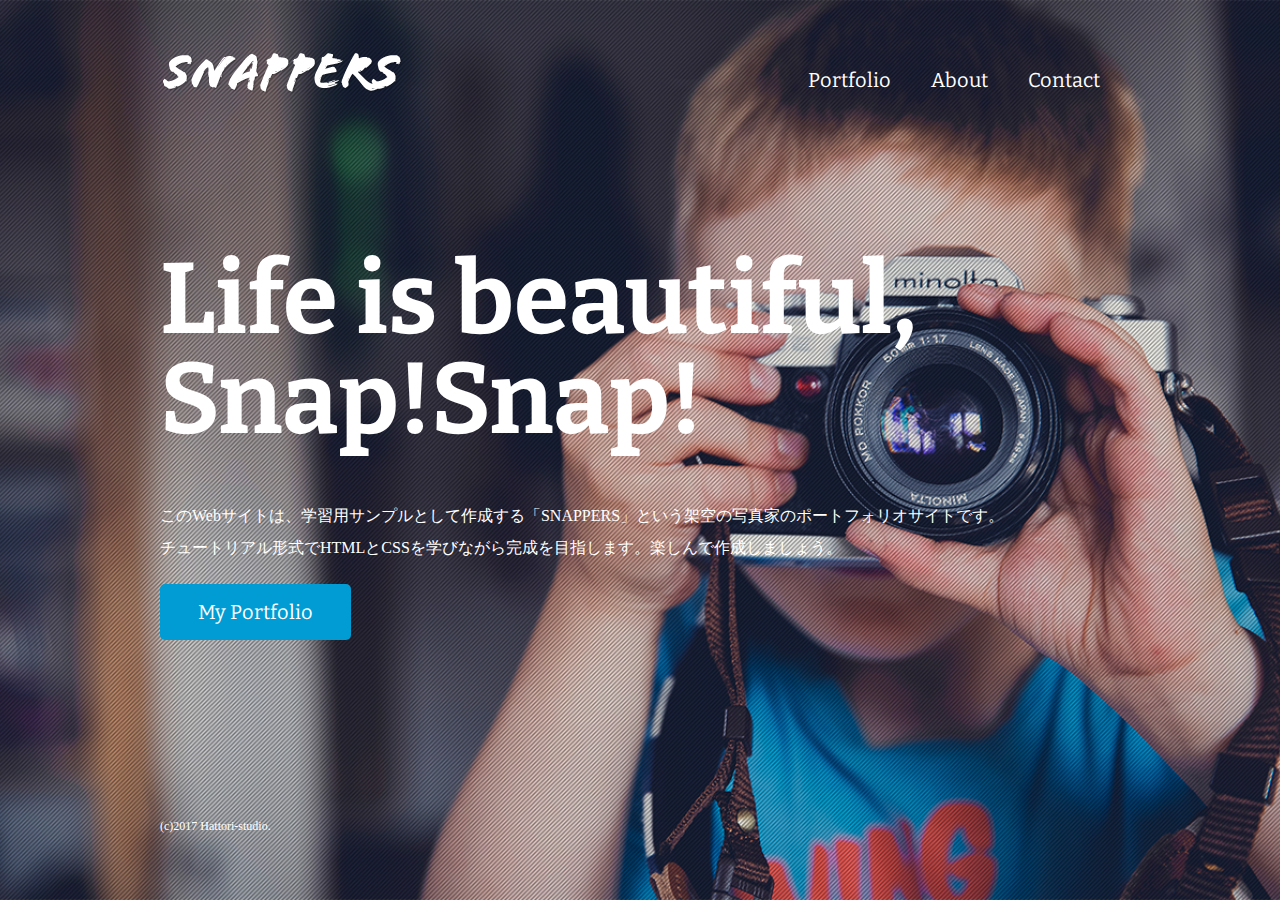
<file: index.html>
<!DOCTYPE html>
<html>
<head>
<meta charset="UTF-8">
<title>風景写真家「SNAPPERS」Official Website</title>
<link href="https://fonts.googleapis.com/css2?family=Bitter:wght@400;700&display=swap" rel="stylesheet">
<link href="css/style.css" rel="stylesheet">
<link rel="shortcut icon" href="images/favicon_100-100.png">
</head>
  <body id="index">
    <header>
      <div class="logo">
        <a href="index.html">
          <img src="images/logo.png" alt="SNAPPERS">
        </a>
      </div>
      <nav>
        <ul class="global-nav">
          <li><a href="portfolio.html">Portfolio</a></li>
          <li><a href="about.html">About</a></li>
          <li><a href="contact.html">Contact</a></li>
        </ul>    
      </nav>
    </header>
    <div id="wrap">
      <div class="content">
        <h1>Life is beautiful, Snap!Snap!</h1>
        <p>このWebサイトは、学習用サンプルとして作成する「SNAPPERS」という架空の写真家のポートフォリオサイトです。<br>チュートリアル形式でHTMLとCSSを学びながら完成を目指します。楽しんで作成しましょう。</p>
        <p class="btn"><a href="portfolio.html">My Portfolio</a></p>
      </div>
    </div>
    <footer>
      <small>(c)2017 Hattori-studio.</small>
    </footer>
  </body>
</html>
</file>
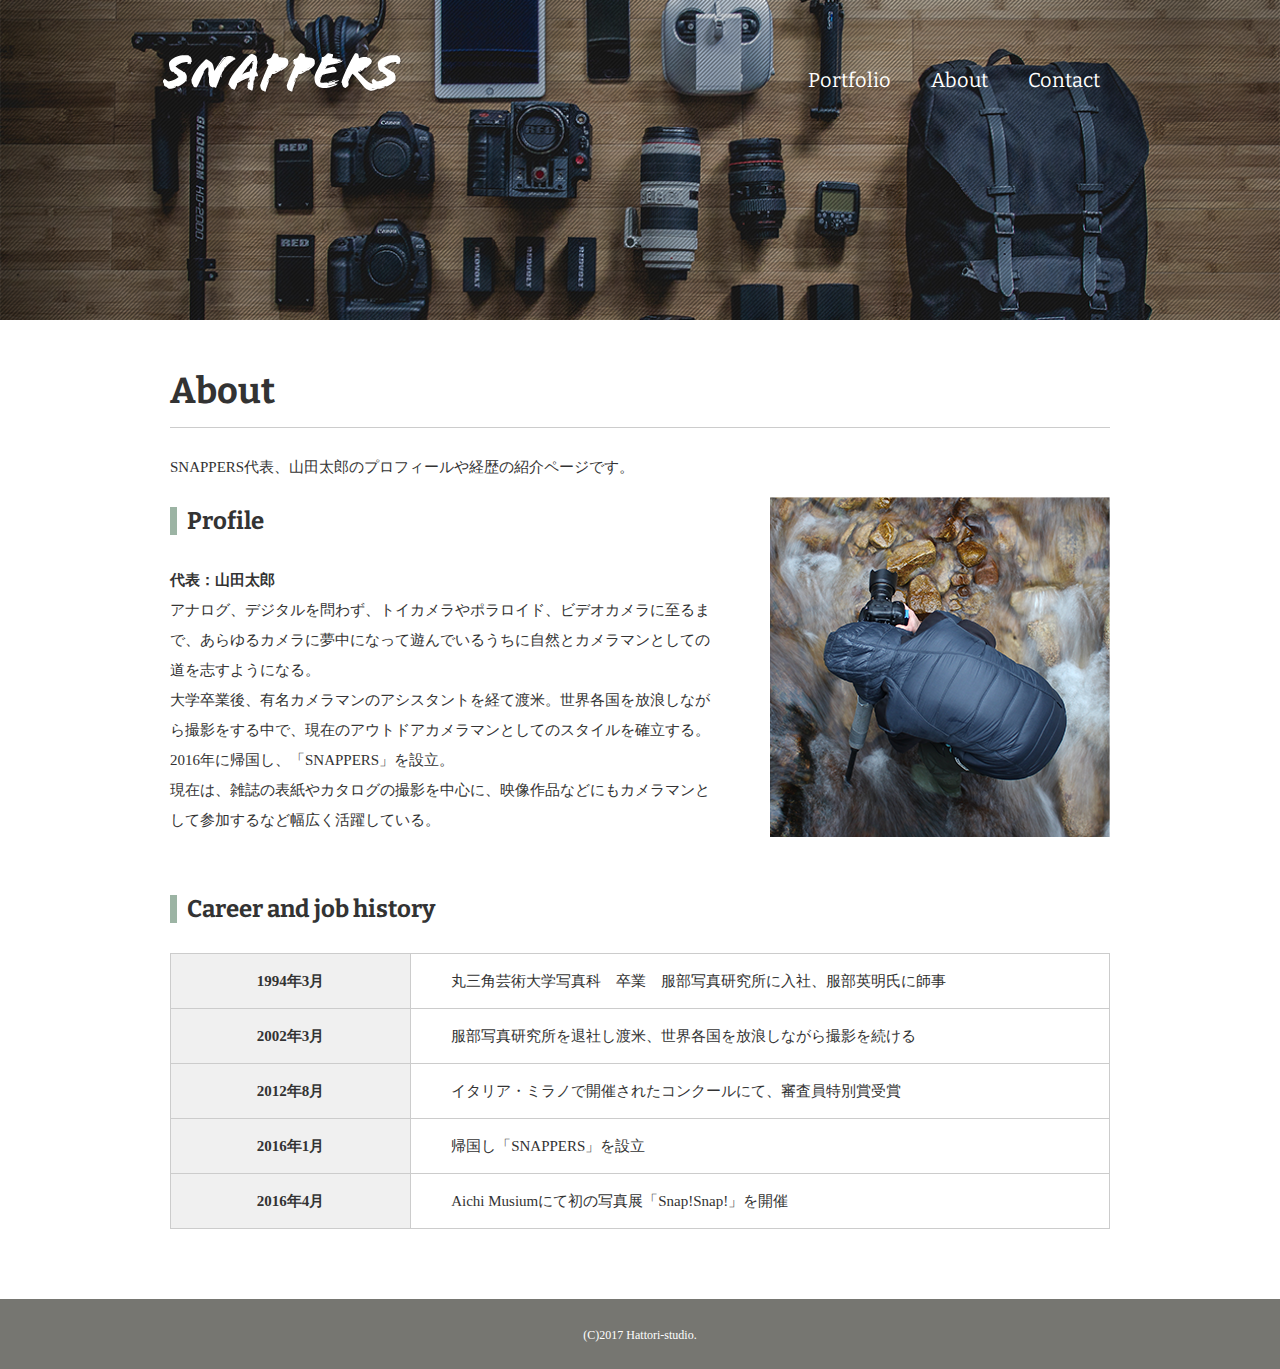
<file: about.html>
<!DOCTYPE html>
<html>
<head>
<meta charset="UTF-8">
<title>About|風景写真家「SNAPPERS」</title>
<link href="https://fonts.googleapis.com/css?family=Bitter:400,700" rel="stylesheet">
<link href="css/style.css" rel="stylesheet">
</head>
<body id="about">
  
  <!-- header始まり -->
  <header>
    <div class="logo">
      <a href="index.html"><img src="images/logo.png" alt="SNAPPERS"></a>
    </div>
    <nav>
      <ul class="global-nav">
        <li><a href="portfolio.html">Portfolio</a></li>
        <li><a href="about.html">About</a></li>
        <li><a href="contact.html">Contact</a></li>
      </ul>
    </nav>
  </header>
  <!-- header終わり -->
  
  <!-- wrap始まり -->
  <div id="wrap">
    <div class="content">
      <div class="main-center">
        <h1>About</h1>
        <p>SNAPPERS代表、山田太郎のプロフィールや経歴の紹介ページです。</p>
        <section class="profile clearfix">
          <div class="profile-txt">
            <h2 class="icon">Profile</h2>
            <p><span>代表：山田太郎</span><br>アナログ、デジタルを問わず、トイカメラやポラロイド、ビデオカメラに至るまで、あらゆるカメラに夢中になって遊んでいるうちに自然とカメラマンとしての道を志すようになる。<br>大学卒業後、有名カメラマンのアシスタントを経て渡米。世界各国を放浪しながら撮影をする中で、現在のアウトドアカメラマンとしてのスタイルを確立する。2016年に帰国し、「SNAPPERS」を設立。<br>現在は、雑誌の表紙やカタログの撮影を中心に、映像作品などにもカメラマンとして参加するなど幅広く活躍している。</p>
          </div>
          <img src="images/about-profile.png" alt="山田太郎プロフィール画像" class="profile-image">
        </section>
        <section class="career">
          <h2 class="icon">Career and job history</h2>
          <table>
            <tr>
              <th>1994年3月</th>
              <td>丸三角芸術大学写真科　卒業　服部写真研究所に入社、服部英明氏に師事</td>
            </tr>
            <tr>
              <th>2002年3月</th>
              <td>服部写真研究所を退社し渡米、世界各国を放浪しながら撮影を続ける</td>
            </tr>
            <tr>
              <th>2012年8月</th>
              <td>イタリア・ミラノで開催されたコンクールにて、審査員特別賞受賞</td>
            </tr>
            <tr>
              <th>2016年1月</th>
              <td>帰国し「SNAPPERS」を設立</td>
            </tr>
            <tr>
              <th>2016年4月</th>
              <td>Aichi Musiumにて初の写真展「Snap!Snap!」を開催</td>
            </tr>
          </table>
        </section>
      </div>
    </div>
  </div>
  <!-- wrap終わり -->
  
  <!-- footer始まり -->
  <footer>
    <small>(C)2017 Hattori-studio.</small>
  </footer>
  <!-- footer終わり -->
  
</body>
</html>
</file>
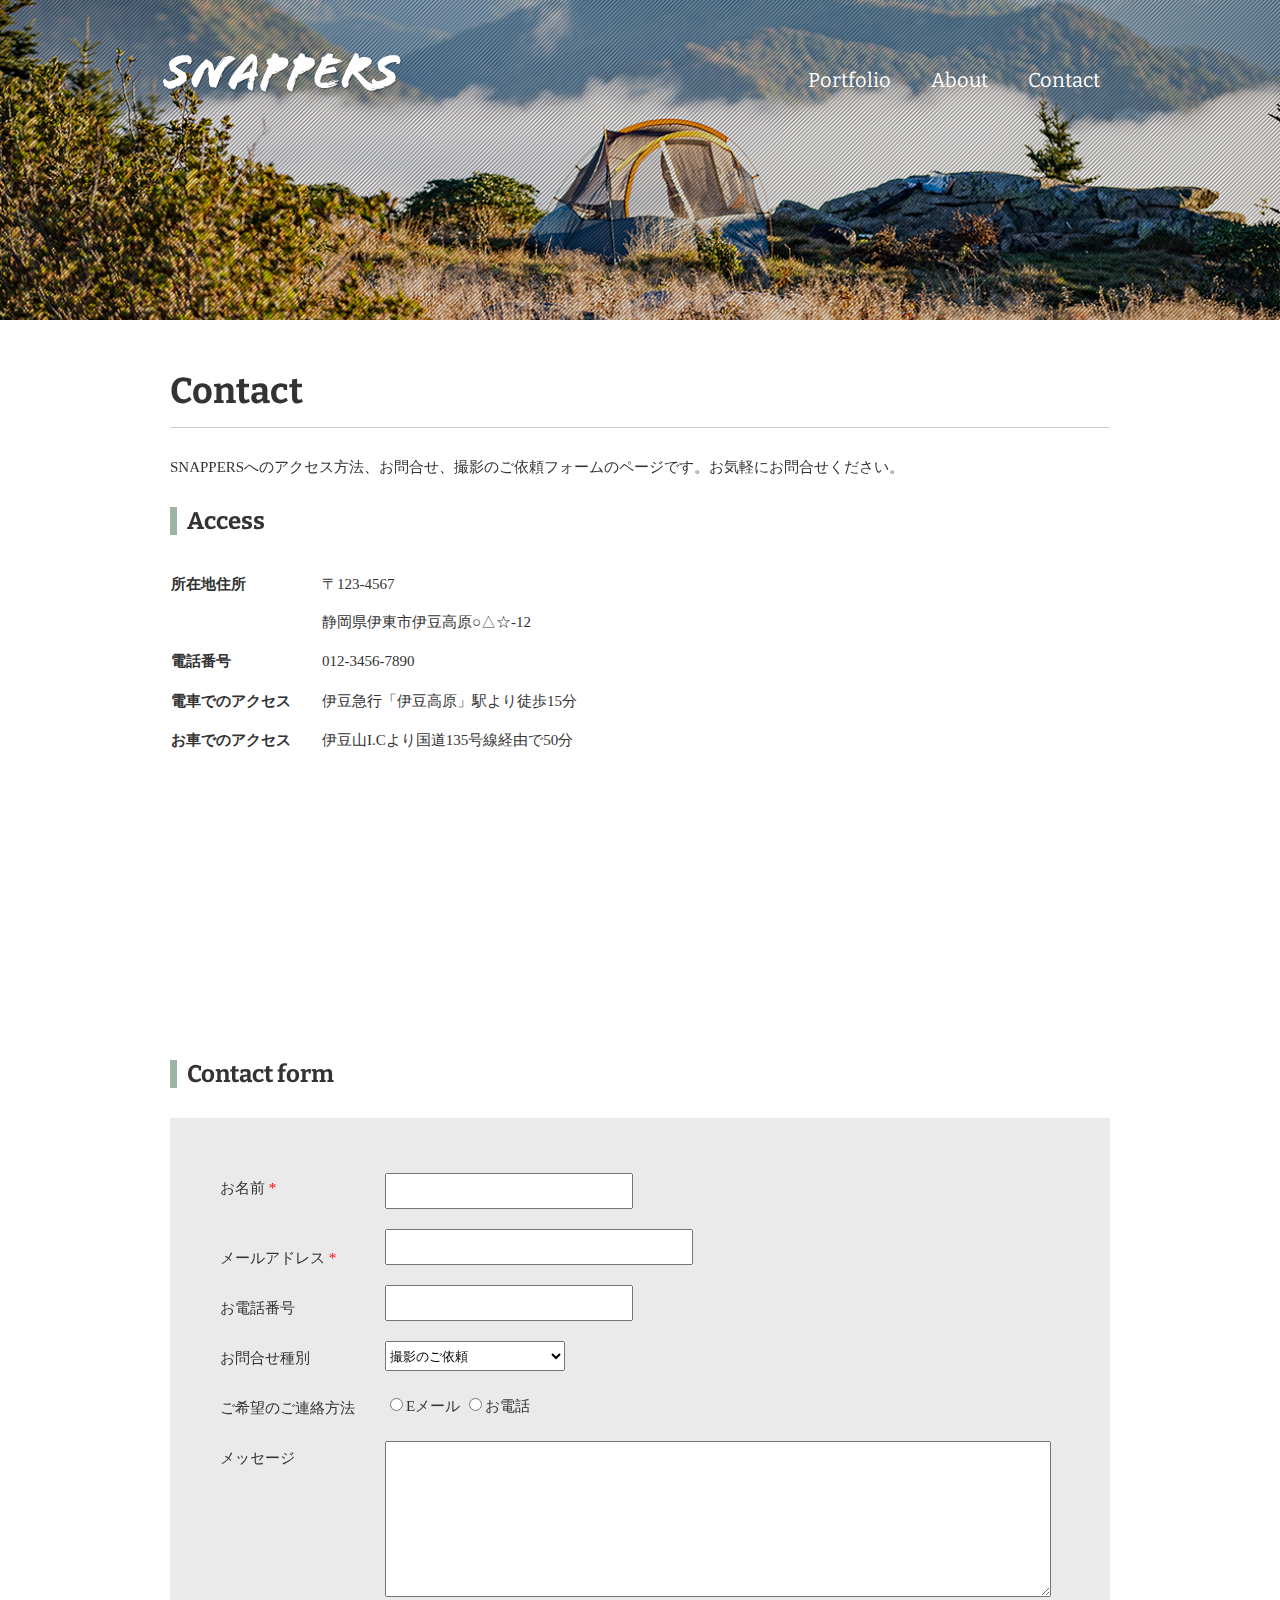
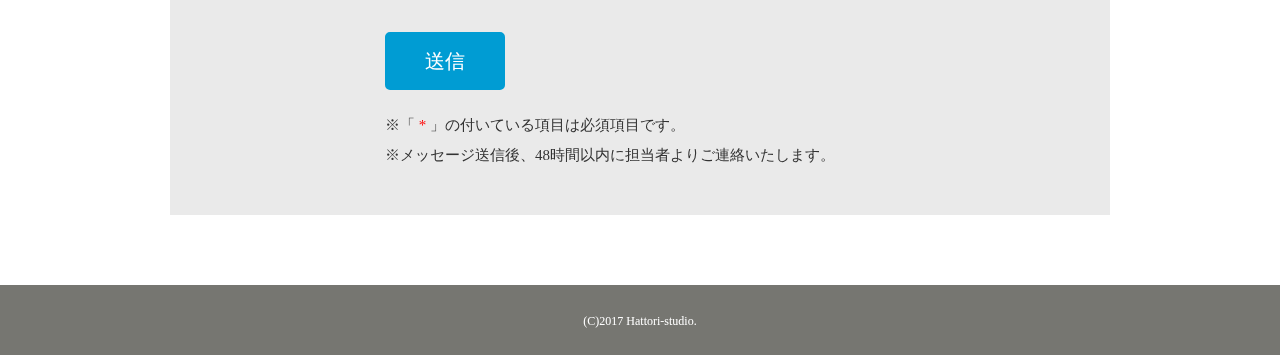
<file: contact.html>
<!DOCTYPE html>
<html>
<head>
<meta charset="UTF-8">
<title>Contact | 風景写真家「SNAPPERS」</title>
<link href="https://fonts.googleapis.com/css?family=Bitter:400,700" rel="stylesheet">
<link href="css/style.css" rel="stylesheet">
</head>
<body id="contact">
  
  <!-- header始まり -->
  <header>
    <div class="logo">
      <a href="index.html"><img src="images/logo.png" alt="SNAPPERS"></a>
    </div>
    <nav>
      <ul class="global-nav">
        <li><a href="portfolio.html">Portfolio</a></li>
        <li><a href="about.html">About</a></li>
        <li><a href="contact.html">Contact</a></li>
      </ul>
    </nav>
  </header>
  <!-- header終わり -->
  
  <!-- wrap始まり -->
  <div id="wrap">
    <div class="content">
      <div class="main-center">
        <h1>Contact</h1>
        <p>SNAPPERSへのアクセス方法、お問合せ、撮影のご依頼フォームのページです。お気軽にお問合せください。</p>
        <section class="access clearfix">
          <h2 class="icon">Access</h2>
          <table>
            <tr>
              <th>所在地住所</th>
              <td>〒123-4567 <br>静岡県伊東市伊豆高原○△☆-12</td>
            </tr>
            <tr>
              <th>電話番号</th>
              <td>012-3456-7890</td>
            </tr>
            <tr>
              <th>電車でのアクセス</th>
              <td>伊豆急行「伊豆高原」駅より徒歩15分</td>
            </tr>
            <tr>
              <th>お車でのアクセス</th>
              <td>伊豆山I.Cより国道135号線経由で50分</td>
            </tr>
          </table>
          <iframe src="https://www.google.com/maps/embed?pb=!1m18!1m12!1m3!1d104726.60871666356!2d139.0487912132322!3d34.888715173619!2m3!1f0!2f0!3f0!3m2!1i1024!2i768!4f13.1!3m3!1m2!1s0x6019dcd319ce2d9f%3A0xbc111be9ad0e0569!2z5LyK6LGG6auY5Y6f!5e0!3m2!1sja!2sjp!4v1639553697579!5m2!1sja!2sjp" width="600" height="450" style="border:0;" allowfullscreen="" loading="lazy"></iframe>
        </section>
        <section>
          <h2 class="icon">Contact form</h2>
          <div class="form">
            <form>
              <dl>
                <dt><span class="required">お名前</span><dt>
                <dd><input type="text" name="name" class="name" required></dd>
                <dt><span class="required">メールアドレス</span></dt>
                <dd><input type="email" name="email" class="email" required></dd>
                <dt>お電話番号</dt>
                <dd><input type="tel" name="tel" class="tel"></dd>
                <dt>お問合せ種別</dt>
                <dd>
                  <select name="type" class="type">
                    <option value="撮影のご依頼">撮影のご依頼</option>
                    <option value="講演・各種メディアの出演のご依頼">講演・各種メディア出演のご依頼</option>
                    <option value="その他お問合せ">その他お問合せ</option>
                  </select>
                </dd>
                <dt>ご希望のご連絡方法</dt>
                <dd>
                  <input type="radio" name="contact" value="Eメール">Eメール
                  <input type="radio" name="contact" value="お電話">お電話
                </dd>
                <dt>メッセージ</dt>
                <dd><textarea name="message" class="message"></textarea></dd>
              </dl>
              <button type="submit" class="btn">送信</button>
            </form>
            <div class="attention">
              <p>※「<span class="required"></span>」の付いている項目は必須項目です。 <br> ※メッセージ送信後、48時間以内に担当者よりご連絡いたします。</p>
            </div>
          </div>
        </section>
      </div>
    </div>
  </div>
  <!-- wrap終わり -->
  
  <!-- footer始まり -->
  <footer>
    <small>(C)2017 Hattori-studio.</small>
  </footer>
  <!-- footer終わり -->
  
</body>
</html>
</file>
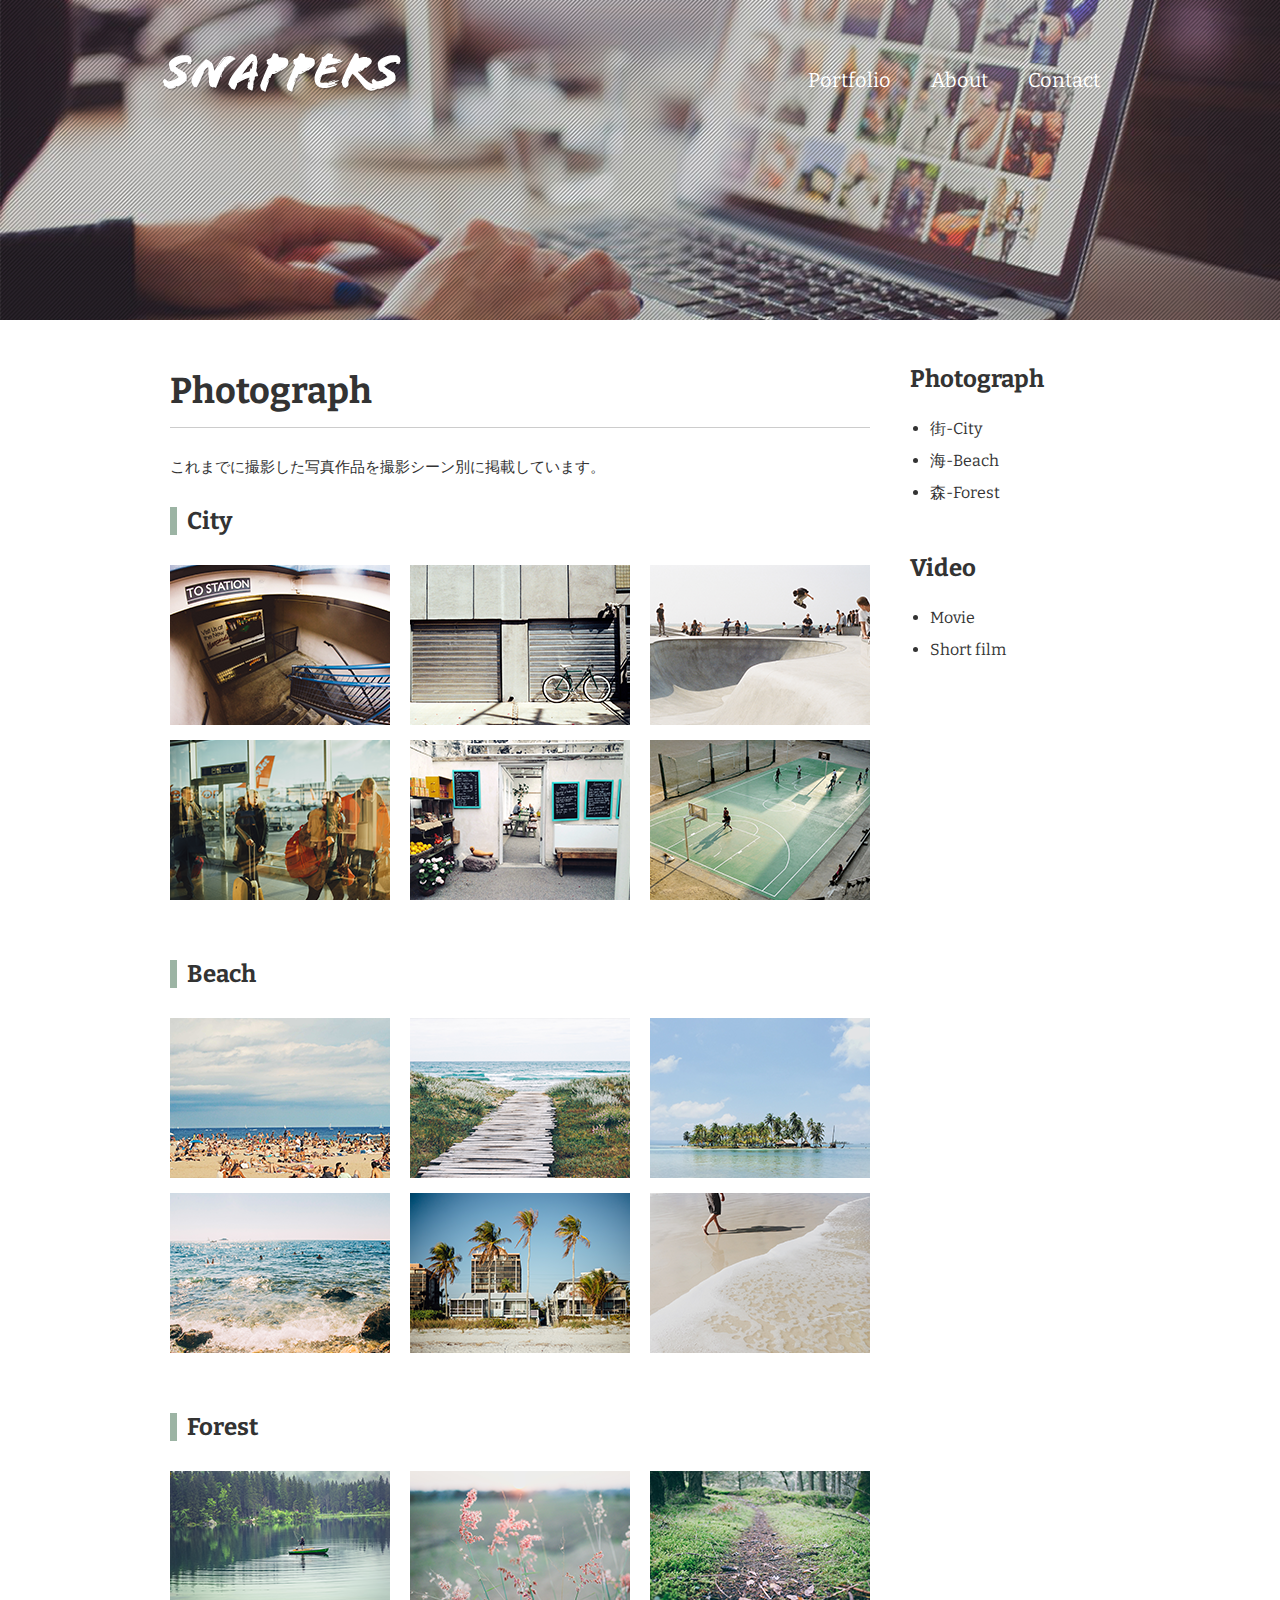
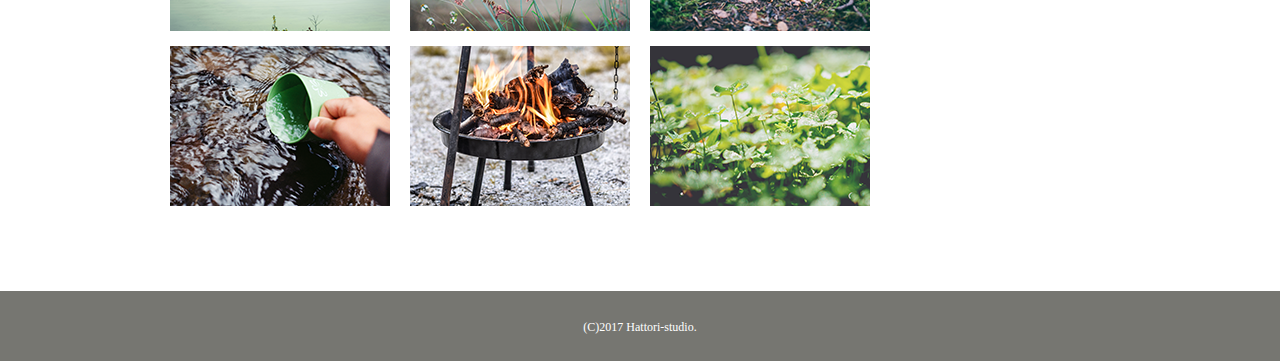
<file: photograph.html>
<!DOCTYPE html>
<html>
<head>
<meta charset="UTF-8">
<title>Photograph | 風景写真家「SNAPPERS」</title>
<link href="https://fonts.googleapis.com/css?family=Bitter:400,700" rel="stylesheet">
<link href="css/style.css" rel="stylesheet">
</head>
<body id="photograph">
  
  <!-- header始まり -->
  <header>
    <div class="logo">
      <a href="index.html"><img src="images/logo.png" alt="SNAPPERS"></a>
    </div>
    <nav>
      <ul class="global-nav">
        <li><a href="portfolio.html">Portfolio</a></li>
        <li><a href="about.html">About</a></li>
        <li><a href="contact.html">Contact</a></li>
      </ul>
    </nav>
  </header>
  <!-- header終わり -->
  
  <!-- wrap始まり -->
  <div id="wrap" class="clearfix">
    <div class="content">
      <div class="main">
        <h1>Photograph</h1>
        <p>これまでに撮影した写真作品を撮影シーン別に掲載しています。</p>
        <section id="city">
          <h2 class="icon">City</h2>
          <ul class="clearfix photograph-list">
            <li><img src="images/photograph-city-01.png" alt="駅への階段"></li>
            <li><img src="images/photograph-city-02.png" alt="自転車とシャッター"></li>
            <li><img src="images/photograph-city-03.png" alt="スケートパーク"></li>
            <li><img src="images/photograph-city-04.png" alt="エアポート"></li>
            <li><img src="images/photograph-city-05.png" alt="雑貨を扱う店舗"></li>
            <li><img src="images/photograph-city-06.png" alt="ストリートバスケ"></li>
          </ul>
        </section>
        <section id="beach">
          <h2 class="icon">Beach</h2>
          <ul class="clearfix photograph-list">
            <li><img src="images/photograph-beach-01.png" alt="海水浴場"></li>
            <li><img src="images/photograph-beach-02.png" alt="ビーチへ続く道"></li>
            <li><img src="images/photograph-beach-03.png" alt="離れ小島"></li>
            <li><img src="images/photograph-beach-04.png" alt="岩場と波"></li>
            <li><img src="images/photograph-beach-05.png" alt="ヤシの木"></li>
            <li><img src="images/photograph-beach-06.png" alt="波打ち際"></li>
          </ul>
        </section>
        <section id="forest">
          <h2 class="icon">Forest</h2>
          <ul class="clearfix photograph-list">
            <li><img src="images/photograph-forest-01.png" alt="池と小舟"></li>
            <li><img src="images/photograph-forest-02.png" alt="可憐な花"></li>
            <li><img src="images/photograph-forest-03.png" alt="森の小径"></li>
            <li><img src="images/photograph-forest-04.png" alt="清流をカップで掬う"></li>
            <li><img src="images/photograph-forest-05.png" alt="焚き火台"></li>
            <li><img src="images/photograph-forest-06.png" alt="新芽と若葉"></li>
          </ul>
        </section>
      </div>
      <aside class="sidebar">
        <section>
          <h2>Photograph</h2>
          <ul>
            <li><a href="photograph.html#city">街-City</a></li>
            <li><a href="photograph.html#beach">海-Beach</a></li>
            <li><a href="photograph.html#forest">森-Forest</a></li>
          </ul>
        </section>
        <section>
          <h2>Video</h2>
          <ul>
            <li><a href="video.html#movie">Movie</a></li>
            <li><a href="video.html#short-film">Short film</a></li>
          </ul>
        </section>
      </aside>
    </div>
  </div>
  <!-- wrap終わり -->
  
  <!-- footer始まり -->
  <footer>
    <small>(C)2017 Hattori-studio.</small>
  </footer>
  <!-- footer終わり -->
  
</body>
</html>
</file>
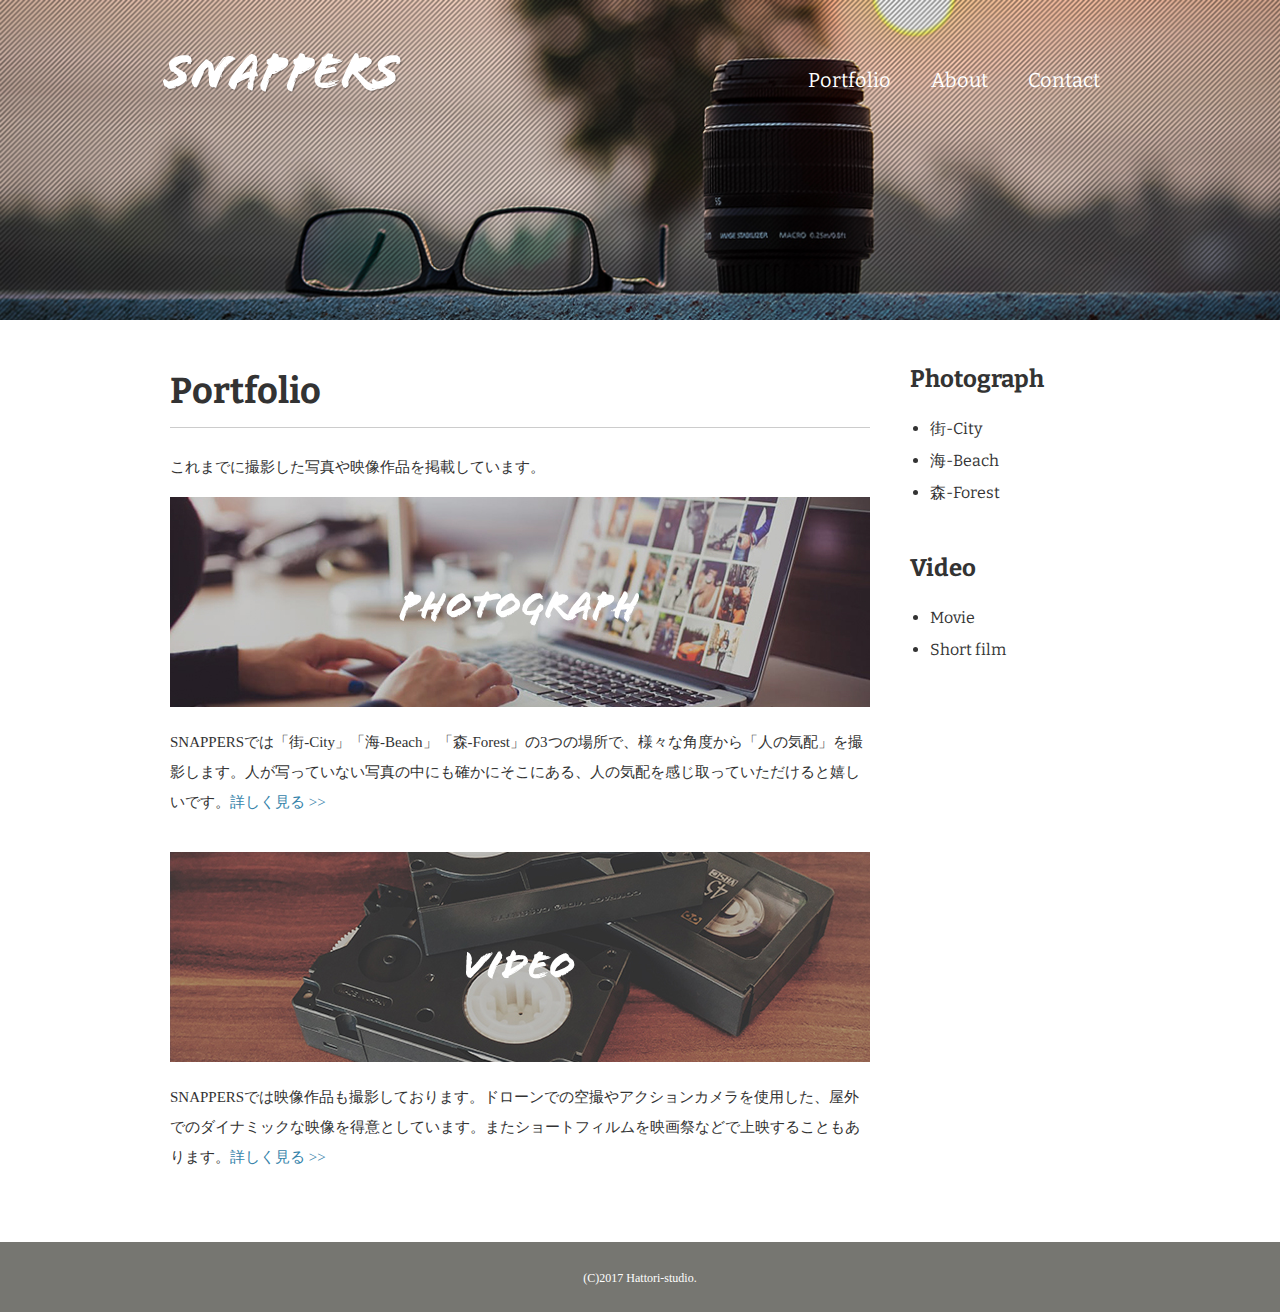
<file: portfolio.html>
<!DOCTYPE html>
<html>
<head>
<meta charset="UTF-8">
<meta name="viewport" content="width=device-width,initial-scale=1">
<title>Portfolio | 風景写真家「SNAPPERS」</title>
<link href="https://fonts.googleapis.com/css?family=Bitter:400,700" rel="stylesheet">
<link href="css/style.css" rel="stylesheet">
</head>
<body id="portfolio">
  
  <!-- header始まり -->
  <header>
    <div class="logo">
      <a href="index.html"><img src="images/logo.png" alt="SNAPPERS"></a>
    </div>
    <nav>
      <ul class="global-nav">
        <li><a href="portfolio.html">Portfolio</a></li>
        <li><a href="about.html">About</a></li>
        <li><a href="contact.html">Contact</a></li>
      </ul>
    </nav>
  </header>
  <!-- header終わり -->
  
  <!-- wrap始まり -->
  <div id="wrap" class="clearfix">
    <div class="content">
      <div class="main">
        <h1>Portfolio</h1>
        <p>これまでに撮影した写真や映像作品を掲載しています。</p>
        <section>
          <h2><a href="photograph.html"><img src="images/portfolio-photo.jpg" alt="PHOTOGRAPH"></a></h2>
          <p>SNAPPERSでは「街-City」「海-Beach」「森-Forest」の3つの場所で、様々な角度から「人の気配」を撮影します。人が写っていない写真の中にも確かにそこにある、人の気配を感じ取っていただけると嬉しいです。<a href="photograph.html">詳しく見る >></a></p>
        </section>
        <section>
          <h2><a href="video.html"><img src="images/portfolio-video.jpg" alt="VIDEO"></a></h2>
          <p>SNAPPERSでは映像作品も撮影しております。ドローンでの空撮やアクションカメラを使用した、屋外でのダイナミックな映像を得意としています。またショートフィルムを映画祭などで上映することもあります。<a href="video.html">詳しく見る >></a></p>
        </section>
      </div>
      <aside class="sidebar">
        <section>
          <h2>Photograph</h2>
          <ul>
            <li><a href="photograph.html#city">街-City</a></li>
            <li><a href="photograph.html#beach">海-Beach</a></li>
            <li><a href="photograph.html#forest">森-Forest</a></li>
          </ul>
        </section>
        <section>
          <h2>Video</h2>
          <ul>
            <li><a href="video.html#movie">Movie</a></li>
            <li><a href="video.html#short-film">Short film</a></li>
          </ul>
        </section>
      </aside>
    </div>
  </div>
  <!-- wrap終わり -->
  
  <!-- footer始まり -->
  <footer>
    <small>(C)2017 Hattori-studio.</small>
  </footer>
  <!-- footer終わり -->
  
</body>
</html>
</file>
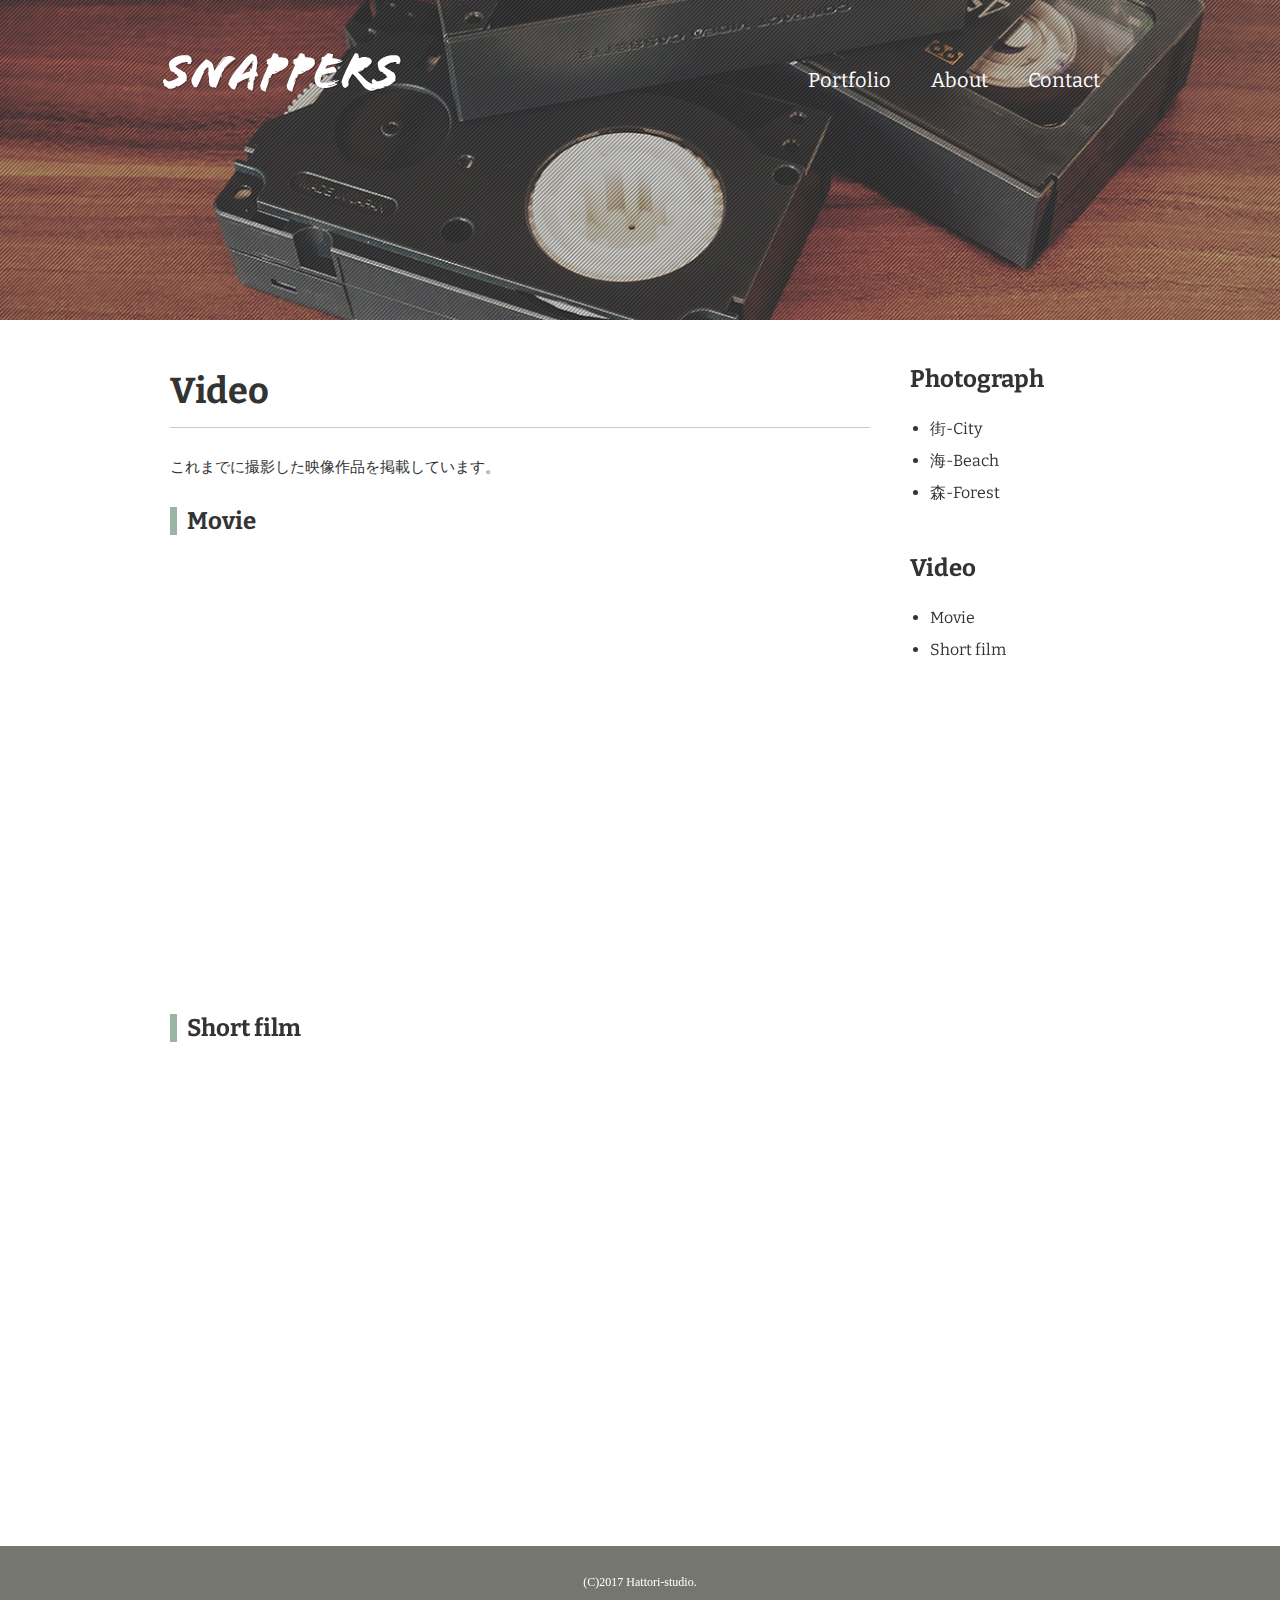
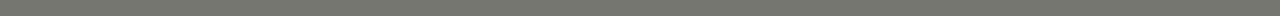
<file: video.html>
<!DOCTYPE html>
<html>
<head>
<meta charset="UTF-8">
<title>Video｜風景写真家「SNAPPERS」</title>
<link href="https://fonts.googleapis.com/css?family=Bitter:400,700" rel="stylesheet">
<link href="css/style.css" rel="stylesheet">
</head>
<body id="video">
  
  <!-- header始まり -->
  <header>
    <div class="logo">
      <a href="index.html"><img src="images/logo.png" alt="SNAPPERS"></a>
    </div>
    <nav>
      <ul class="global-nav">
        <li><a href="portfolio.html">Portfolio</a></li>
        <li><a href="about.html">About</a></li>
        <li><a href="contact.html">Contact</a></li>
      </ul>
    </nav>
  </header>
  <!-- header終わり -->
  
  <!-- wrap始まり -->
  <div id="wrap" class="clearfix">
    <div class="content">
      <div class="main">
        <h1>Video</h1>
        <p>これまでに撮影した映像作品を掲載しています。</p>
        <section id="movie">
          <h2 class="icon">Movie</h2>
          <iframe width="700" height="394" src="https://www.youtube.com/embed/gyN0sWE50wY" title="YouTube video player" frameborder="0" allow="accelerometer; autoplay; clipboard-write; encrypted-media; gyroscope; picture-in-picture" allowfullscreen></iframe>
        </section>
				<section id="short-film">
          <h2 class="icon">Short film</h2>
          <iframe width="700" height="394" src="https://www.youtube.com/embed/64eIdY9GQN4" title="YouTube video player" frameborder="0" allow="accelerometer; autoplay; clipboard-write; encrypted-media; gyroscope; picture-in-picture" allowfullscreen></iframe>          
        </section>
      </div>
      <aside class="sidebar">
        <section>
          <h2>Photograph</h2>
          <ul>
            <li><a href="photograph.html#city">街-City</a></li>
            <li><a href="photograph.html#beach">海-Beach</a></li>
            <li><a href="photograph.html#forest">森-Forest</a></li>
          </ul>
        </section>
        <section>
          <h2>Video</h2>
          <ul>
            <li><a href="video.html#movie">Movie</a></li>
            <li><a href="video.html#short">Short film</a></li>
          </ul>
        </section>
      </aside>
    </div>
  </div>
  <!-- wrap終わり -->
  
  <!-- footer始まり -->
  <footer>
    <small>(C)2017 Hattori-studio.</small>
  </footer>
  <!-- footer終わり -->
  
</body>
</html>
</file>
<file: css/style.css>
@charset "utf-8";

html {
  font-size: 62.5%;
}

body {
  margin: 0;
  padding: 0;
  background-color: #ccc;
  color: #333;
  font-size: 1.5rem;
  line-height: 2;
}

p,h1,h2,h3,h4,h5,h6 {
  margin-top: 0;
}

img {
  vertical-align: bottom;
}

ul {
  margin: 0;
  padding: 0;
}

a {
  color: #3583aa;
  text-decoration: none;
}

a:visited {
  color: #788d98;
}

a:hover {
  text-decoration: underline;
}

header {
  width: 96rem;
  height: 10rem;
  margin: 0 auto; 
}

.logo {
  float: left;
  margin-top: 5rem;
}

.global-nav {
  float: right;
  margin-top: 6rem;
}

.global-nav li {
  float: left;
  margin: 0 2rem;
  font-size: 2rem;
  list-style: none;
  font-family: 'Bitter', serif;
}

.global-nav li a {
  color: #fff;
}

.global-nav li a:hover {
  border-bottom: .2rem solid #fff;
  padding-bottom: 0.3rem;
  text-decoration: none;
}

#wrap {
  clear: both;
  background-color: #fff;
  margin-top: 22rem;
  padding: 3.5rem 0;
}

.content {
  width: 96rem;
  margin: 0 auto;
}

footer {
  text-align: center;
  color: #fff;
  padding: 2rem 0;
  background-color: #767671;
}

footer small {
  font-size: 1.2rem;
}

#index h1 {
  font-size: 10rem;
  line-height: 1;
  color: #fff;
  font-family: 'Bitter', serif;
  margin-bottom: 5rem;
  border: none;
}

#index .content {
  margin-top: 15rem;
}

#index p {
  font-size: 1.6rem;
  color: #fff;
}

.btn a {
  background-color: #009cd3;
  color: #fff;
  font-size: 2rem;
  font-family: 'Bitter', serif;
  width: 18.5rem;
  display: block;
  text-align: center;
  line-height: 5rem;
  margin-top: 2rem;
  border-radius: .5rem;
  border: .3rem solid #009cd3;
}

.btn a:hover {
  text-decoration: none;
  background-color: #fff;
  color: #009cd3;
}

#index footer {
  width: 96rem;
  margin: 15rem auto 0 auto;
  text-align: left;
  background-color: transparent;
}

#index {
  background-image: url(../images/bg-index.jpg);
  background-repeat: no-repeat;
  background-position: center center;
  background-attachment: fixed;
  background-size: cover;
}

#about {
  background-image: url(../images/bg-about.jpg);
  background-repeat: no-repeat;
  background-position: center top;
  background-attachment: fixed;
  background-size: 100% auto;
}

.main-center {
  width: 94rem;
  margin: 0 auto;
}

h1 {
  font-family: 'Bitter', serif;
  font-size: 3.6rem;
  border-bottom: 1px solid #ccc;
}

h2 {
  font-family: 'Bitter', serif;
  font-size: 2.4rem;
}

.icon:before {
  content: "";
  padding-right: 1rem;
  border-left: 0.7rem solid #9cb4a4;
}

#about .profile-txt {
  width: 54rem;
  float: left;
}

#about .profile-txt span {
  font-weight: bold;
}

#about .profile-image {
  float: right;
}

.clearfix:after {
  content: "";
  display: block;
  clear: both;
}

section {
  margin-bottom: 3.5rem;
}

#about .career th {
  width: 24rem;
  background-color: #f0f0f0;
  padding: 1.2rem 0;
  border: .1rem solid #ccc;
}

#about .career td {
  width: 66rem;
  padding: 1.2rem 0 1.2rem 4rem;
  border: .1rem solid #ccc;
} 

table {
  border-spacing: 0;
  border-collapse: collapse;
}

#index #wrap {
  background-color: transparent;
  margin-top: 0;
  padding: 0;
}

#portfolio {
  background-image: url(../images/bg-portfolio.jpg);
  background-repeat: no-repeat;
  background-position: center top;
  background-attachment: fixed;
  background-size: 100% auto;
}

.main {
  width: 70rem;
  margin: 0 1rem;
  float: left;
}

.sidebar {
  width: 20rem;
  margin: 0 1rem 0 3rem;
  float: right;
  font-family: 'Bitter', serif;
}

.sidebar h2 {
  margin-bottom: 1rem;
}

.sidebar ul {
  font-size: 1.6rem;
  margin-left: 2rem;
}

.sidebar ul a {
  color: #333;
}

a img:hover {
  opacity: 0.8;
}

#photograph {
  background-image: url(../images/bg-photograph.jpg);
  background-repeat: no-repeat;
  background-position: center top;
  background-attachment: fixed;
  background-size: 100% auto;
}

#photograph .photograph-list li {
  float: left;
  list-style: none;
  margin: 0 2rem 1.5rem 0;
}

#photograph .photograph-list li:nth-child(3n) {
  margin-right: 0;
} 

#video {
  background-image: url(../images/bg-video.jpg);
  background-repeat: no-repeat;
  background-position: center top;
  background-attachment: fixed;
  background-size: 100% auto;
}

#contact {
  background-image: url(../images/bg-contact.jpg);
  background-repeat: no-repeat;
  background-position: center top;
  background-attachment: fixed;
  background-size: 100% auto;
}

#contact .access table {
  float: left;
}

#contact .access th,
#contact .access td {
  text-align: left;
  vertical-align: top;
  line-height: 2.5;
}

#contact .access td {
  padding-left: 3rem;
}

#contact .access iframe {
  width: 46rem;
  float: right;
}

#contact .form {
  background-color: #eaeaea;
  padding: 3rem 5rem;
}

#contact .form dl dt {
  width: 16.5rem;
  padding: 1rem 0;
  float: left;
  clear: both;
}

#contact .form dl dd {
  padding: 1rem 0;
}

#contact .form .name {
  width: 24rem;
  height: 3rem;
}

#contact .form .email {
  width: 30rem;
  height: 3rem;
}

#contact .form .tel {
  width: 24rem;
  height: 3rem;
}

#contact .form .type {
  width: 18rem;
  height: 3rem;
}

#contact .form .message {
  width: 66rem;
  height: 15rem;
}

#contact .form button {
  background-color: #009cd3;
  color: #fff;
  font-size: 2rem;
  width: 12rem;
  display: block;
  text-align: center;
  line-height: 5rem;
  border-radius: .5rem;
  border: .3rem solid #009cd3;
  margin-left: 16.5rem;
}

#contact .form button:hover {
  background-color: #fff;
  color: #009cd3;
  cursor: pointer;
}

#contact .form .required:after {
  content: " * ";
  color: #f00;
}

#contact .form .attention {
  margin: 2rem 0 0 16.5rem;
}

@media screen and (max-width:60rem) {
  body {
    font-size: 3.5vw;
  }
  h1 {
    font-size: 7.2vw;
  }
  h2 {
    font-size: 6vw;
  }
  header {
    width: auto;
    margin: 0 5%;
  }
  .logo {
    float: none;
    margin-top: 6rem;
    text-align: center;
  }
  .global-nav {
    float: none;
    margin-top: 4rem;
    text-align: center;
  }
  .global-nav li {
    display: inline;
    float: none;
    margin: 0 0.8rem;
  }
  #wrap {
    margin-top: 4rem;
    padding: 3.5rem 0 0;
  }
  .content {
    width: 100%;
  }
  .main {
    float: none;
    width: auto;
    margin: 0 5%;
  }
  h2 img {
    max-width: 100%;
  }
  #portfolio {
    background-image: url(../images/bg-portfolio-sp.jpg);
  }
  .sidebar {
    width: auto;
    float: none;
    margin: 0;
    padding: 3rem 10% 1rem;
    background-color: #f7f6f4;
  }
}
</file>
